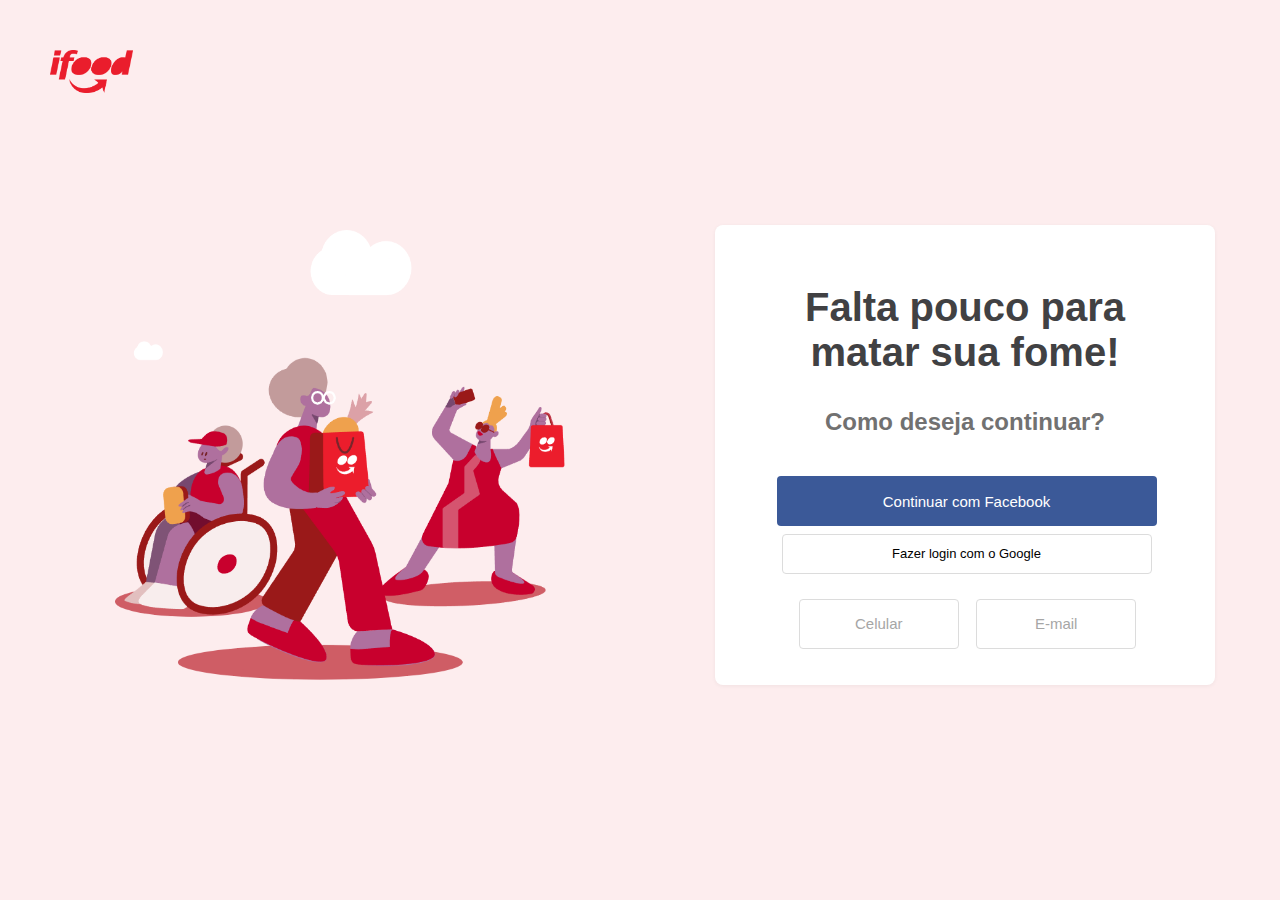
<file: Ifood Entrar/index.html>
<!DOCTYPE html>
    <html lang="pt-BR">
        <head>
            <link rel="stylesheet" href="style.css">
            <meta charset="UTF-8">
            <meta name="viewport" content="width=device-width, initial-scale=1.0">
            <title>Delivery de Comida e Mercado - Ifood</title>
            <link rel="icon" href="icon_ifood.png" type="image/x-icon">
        </head>
        <body>
            <img src="ifood-logo.png" class="iconeifood">
            <img src="imagem.png" class="background-img">
            <div class="box-login">
                <h1>Falta pouco para <br>matar sua fome!</h1><br>
                <h2>Como deseja continuar?</h2>
                <button class="facebook">Continuar com Facebook</button>
                <button class="google">Fazer login com o Google</button>
                <button class="celular">Celular</button>
                <button class="email">E-mail</button>
            </div>
        </body>
</html>
</file>
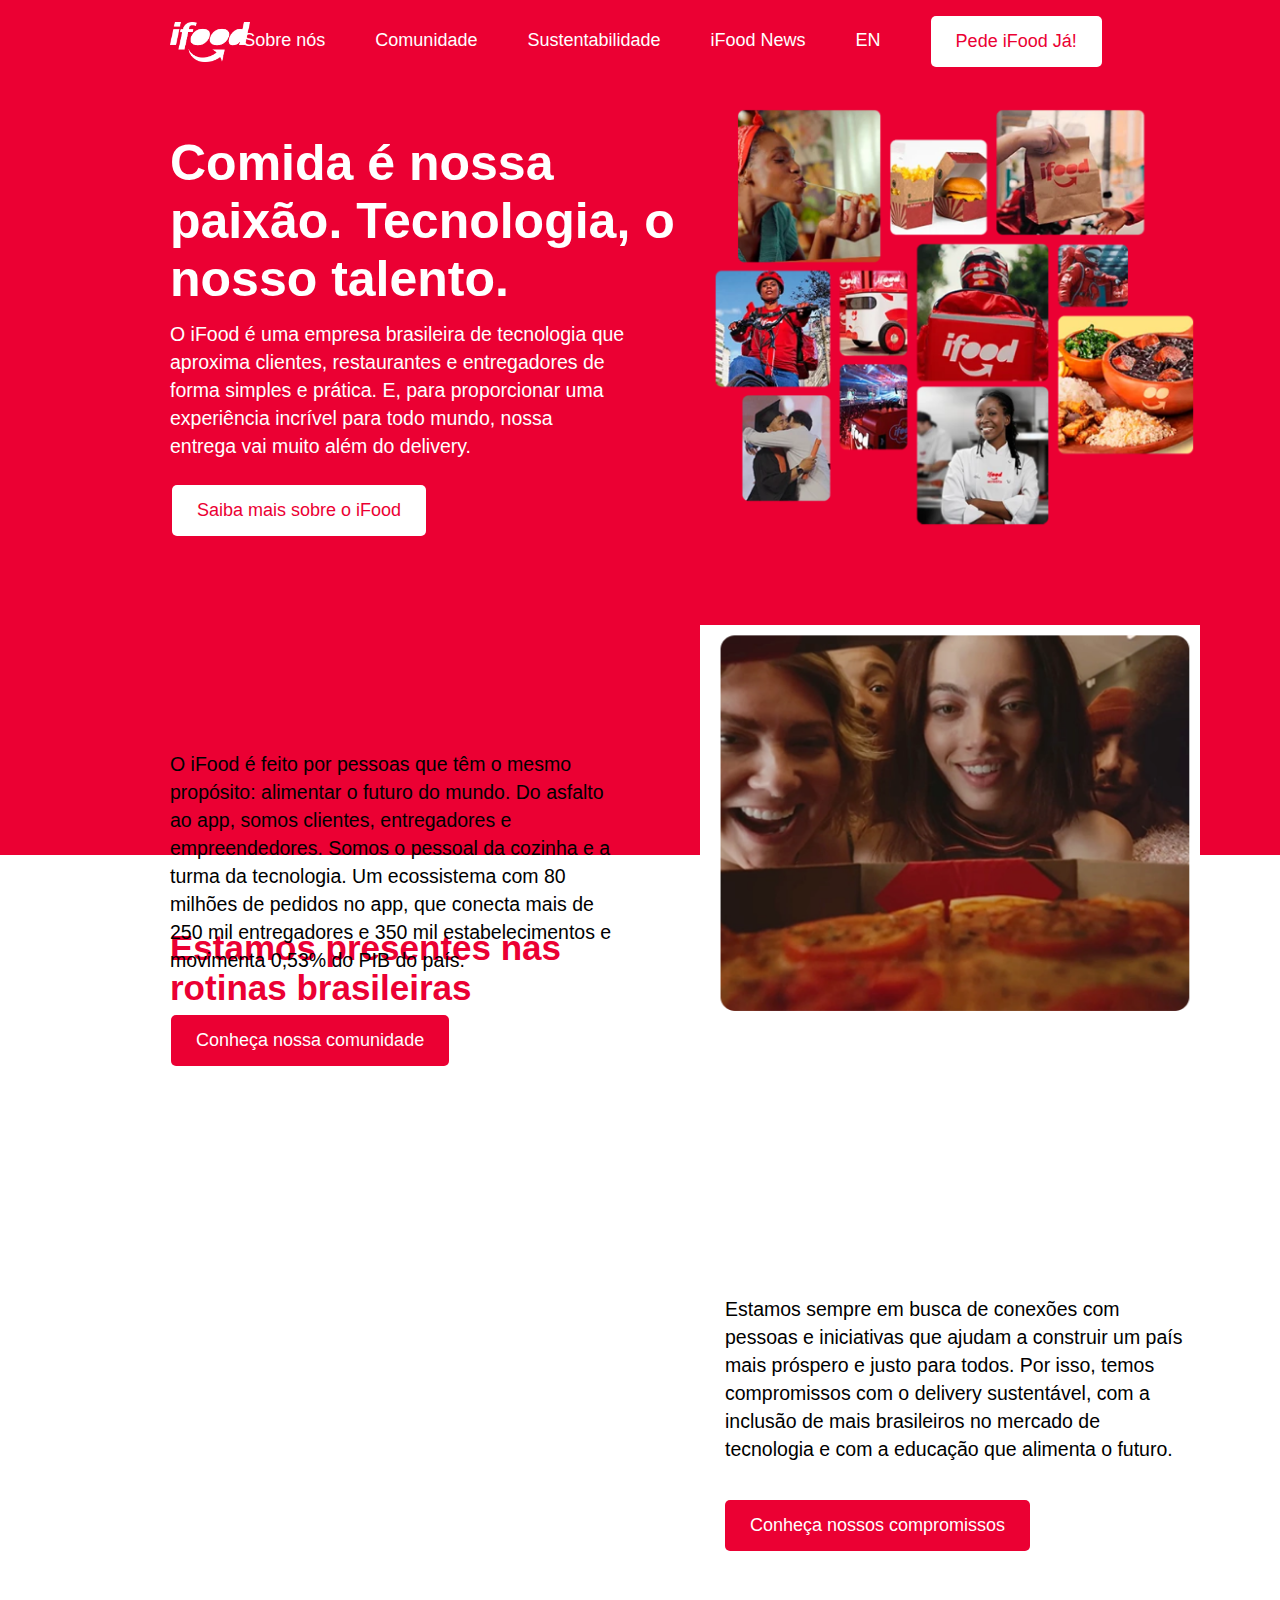
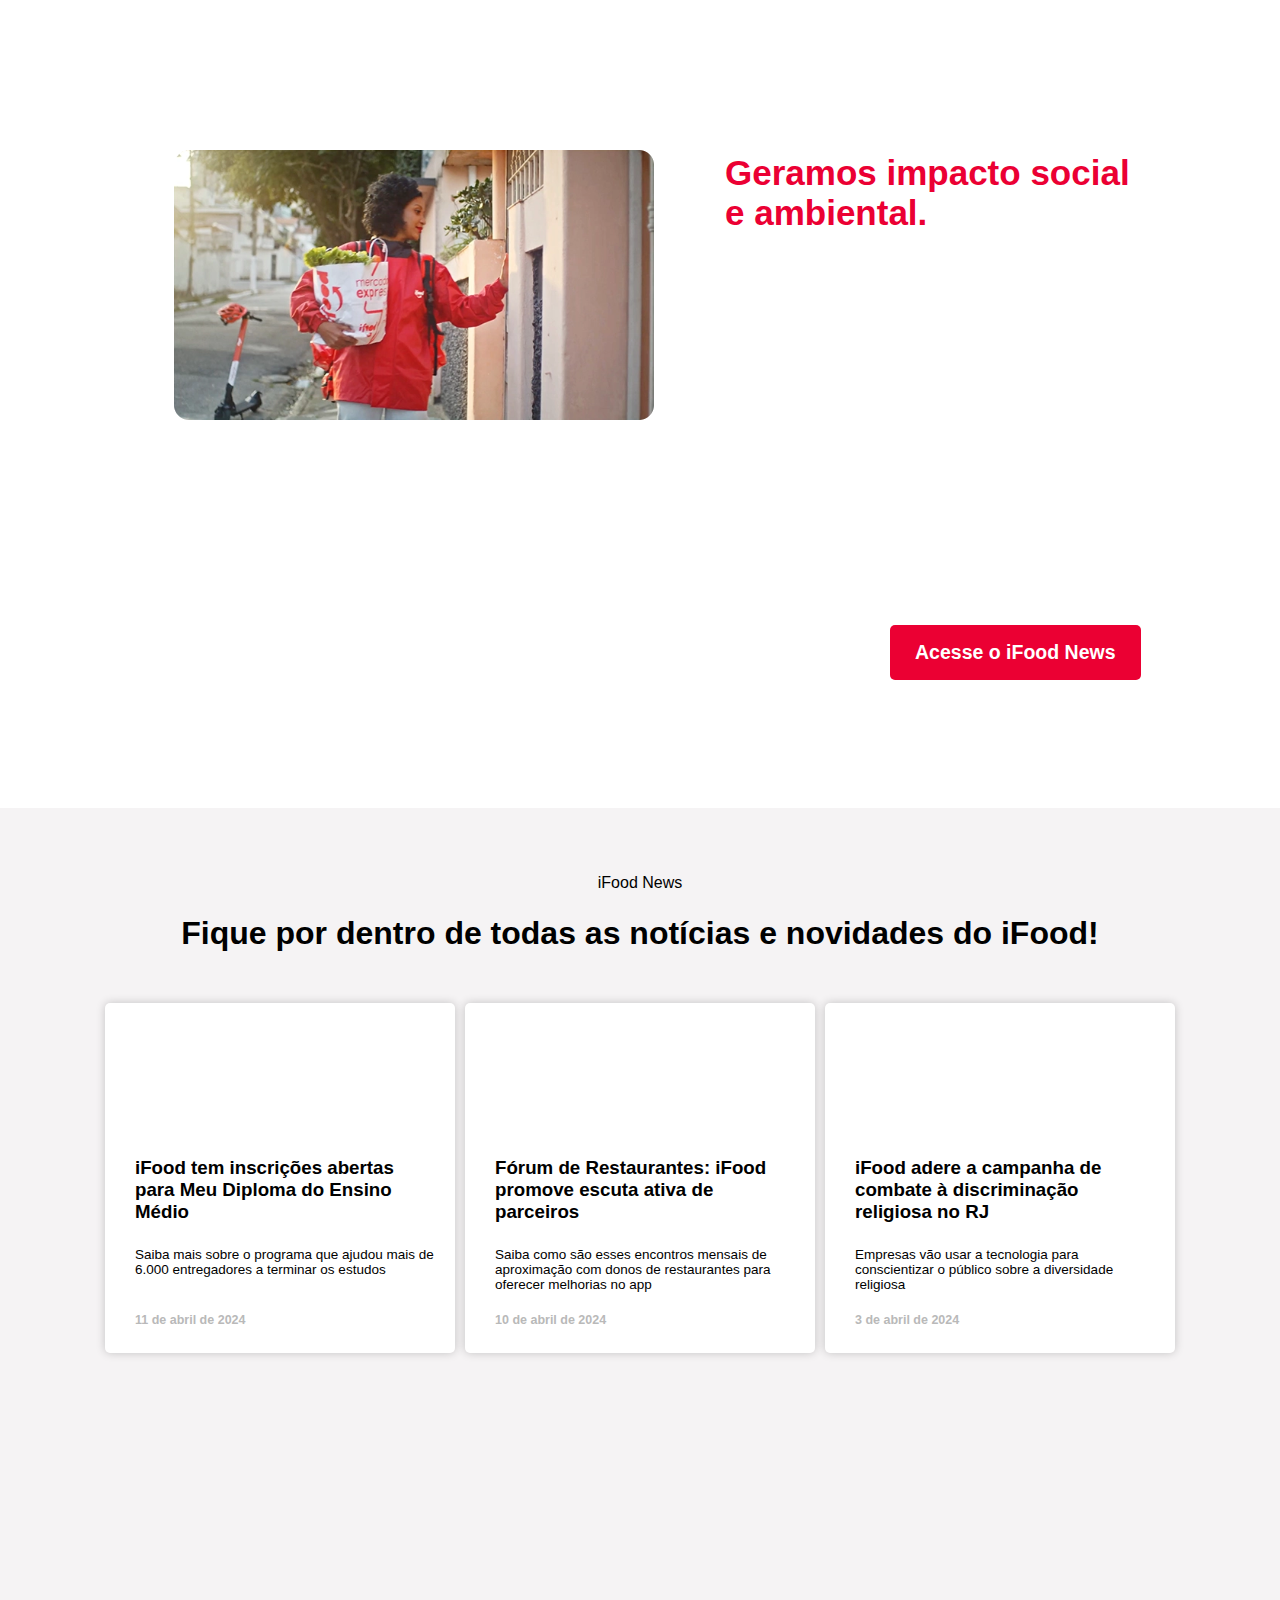
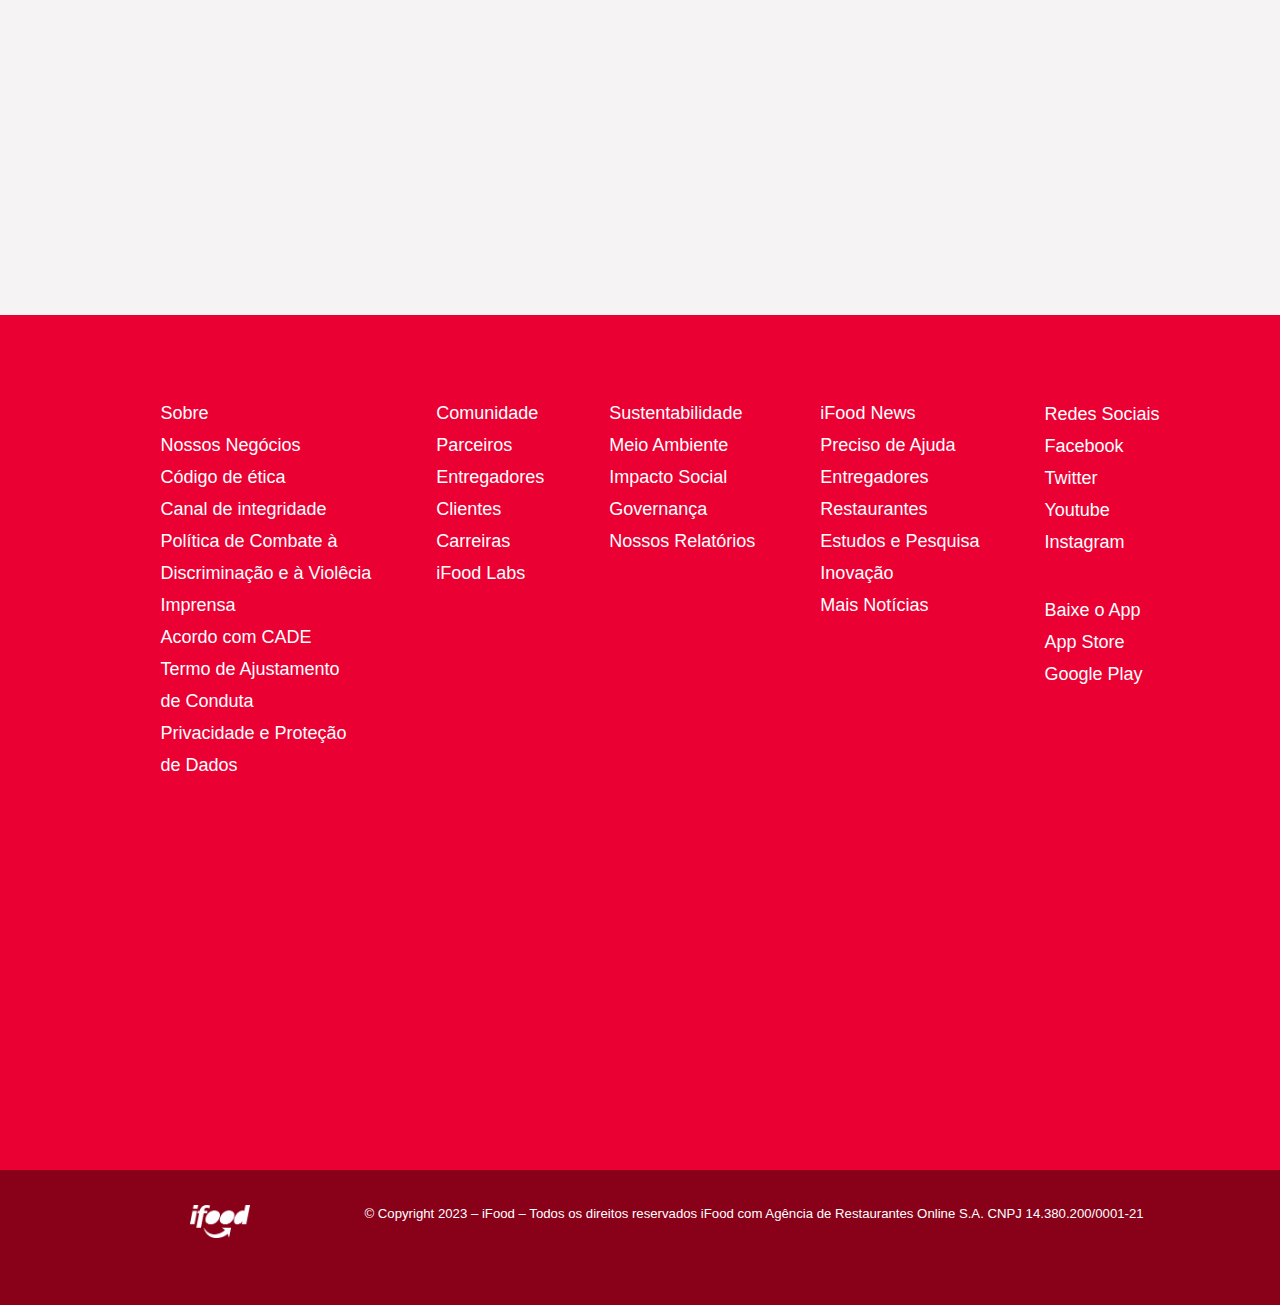
<file: Ifood Institucional/index.html>
<!DOCTYPE html>
<html lang="pt-BR">
<head>
    <link rel="stylesheet" href="style.css">
    <meta charset="UTF-8">
    <meta name="viewport" content="width=device-width, initial-scale=1.0">
    <title>iFood | Comida é nossa paixão. Tecnologia, o nosso talento</title>
    <link rel="icon" href="icon_ifood.png" type="image/x-icon">
</head>
<body>
    <div class="container">
        <div class="hero">
            <div class="header">
                <ul>
                    <img class="logo" src="ifoodlogo.png" alt="">
                    <li><a href="">Sobre nós</a></li>
                    <li><a href="">Comunidade</a></li>
                    <li><a href="">Sustentabilidade</a></li>
                    <li><a href="">iFood News</a></li>
                    <li><a href="">EN</a></li>
                    <li class="pedirja">Pede iFood Já!</li>
                </ul>
            </div>
            <div class="text">
                <div class="left">
                    <h1>Comida é nossa<br> paixão. Tecnologia, o<br> nosso talento.</h1>
                    <p>O iFood é uma empresa brasileira de tecnologia que<br>
                        aproxima clientes, restaurantes e entregadores de<br>
                        forma simples e prática. E, para proporcionar uma<br>
                        experiência incrível para todo mundo, nossa<br>
                        entrega vai muito além do delivery.</p>
                    <h2>Saiba mais sobre o iFood</h2>
                </div>
                <div class="right">
                    <img src="mosaico.png" alt="">
                </div>
            </div>
        </div>
        <div class="hero2">
            <div class="left2">
                <h1>Estamos presentes nas<br> rotinas brasileiras</h1>
                <p>O iFood é feito por pessoas que têm o mesmo<br> propósito: alimentar o futuro do mundo. Do asfalto<br>
                    ao app, somos clientes, entregadores e<br>
                    empreendedores. Somos o pessoal da cozinha e a<br>
                    turma da tecnologia. Um ecossistema com 80<br>
                    milhões de pedidos no app, que conecta mais de<br>
                    250 mil entregadores e 350 mil estabelecimentos e<br>
                    movimenta 0,53% do PIB do país.</p>
                <h2>Conheça nossa comunidade</h2>  
            </div>
            <div class="right2">
                <img src="imagem2.png" alt="">
            </div>
        </div>
        <div class="hero3">
            <div class="left3">
                <img src="imagem3.png" alt="">
            </div>
            <div class="right3">
                <h1>Geramos impacto social<br>
                    e ambiental.</h1>
                <p>Estamos sempre em busca de conexões com<br>
                    pessoas e iniciativas que ajudam a construir um país<br>
                    mais próspero e justo para todos. Por isso, temos<br>
                    compromissos com o delivery sustentável, com a<br>
                    inclusão de mais brasileiros no mercado de<br>
                    tecnologia e com a educação que alimenta o futuro.</p>
                <h2>Conheça nossos compromissos</h2>
            </div>
        </div>
        <div class="hero4">
            <div class="text_news">
                <p>iFood News</p>
                <h1>Fique por dentro de todas as notícias e novidades do iFood!</h1>
            </div>
            <div class="news">
                <div class="news1">
                    <h3>iFood tem inscrições abertas para Meu Diploma do Ensino Médio</h3>
                    <p>Saiba mais sobre o programa que ajudou mais de 6.000 entregadores a terminar os estudos</p>
                    <h5>11 de abril de 2024</h5>
                </div>
                <div class="news2">
                    <h3>Fórum de Restaurantes: iFood promove escuta ativa de parceiros</h3>
                    <p>Saiba como são esses encontros mensais de aproximação com donos
                        de restaurantes para oferecer melhorias no app</p>
                    <h5>10 de abril de 2024</h5>
                </div>
                <div class="news3">
                    <h3>iFood adere a campanha de combate à discriminação religiosa no RJ</h3>
                    <p>Empresas vão usar a tecnologia para conscientizar o público sobre a diversidade religiosa</p>
                    <h5>3 de abril de 2024</h5>
                </div>
                <div class="acesse">
                    <h2>Acesse o iFood News</h2>
                </div>
            </div>
        </div>
        <div class="hero5">
            <div class="infos">
                <div class="sobre">
                    <ul>
                        <li><a href="">Sobre</a></li>
                        <li><a href="">Nossos Negócios</a></li>
                        <li><a href="">Código de ética</a></li>
                        <li><a href="">Canal de integridade</a></li>
                        <li><a href="">Política de Combate à <br>Discriminação e à Violêcia</a></li>
                        <li><a href="">Imprensa</a></li>
                        <li><a href="">Acordo com CADE</a></li>
                        <li><a href="">Termo de Ajustamento<br> de Conduta</a></li>
                        <li><a href="">Privacidade e Proteção<br> de Dados</a></li>
                    </ul>
                </div>
                <div class="comunidade">
                    <ul>
                        <li><a href="">Comunidade</a></li>
                        <li><a href="">Parceiros</a></li>
                        <li><a href="">Entregadores</a></li>
                        <li><a href="">Clientes</a></li>
                        <li><a href="">Carreiras</a></li>
                        <li><a href="">iFood Labs</a></li>
                    </ul>
                </div>
                <div class="sustentabilidade">
                    <ul>
                        <li><a href="">Sustentabilidade</a></li>
                        <li><a href="">Meio Ambiente</a></li>
                        <li><a href="">Impacto Social</a></li>
                        <li><a href="">Governança</a></li>
                        <li><a href="">Nossos Relatórios</a></li>
                    </ul>
                </div>
                <div class="ifnews">
                    <ul>   
                        <li><a href="">iFood News</a></li>
                        <li><a href="">Preciso de Ajuda</a></li>
                        <li><a href="">Entregadores</a></li>
                        <li><a href="">Restaurantes</a></li>
                        <li><a href="">Estudos e Pesquisa</a></li>
                        <li><a href="">Inovação</a></li>
                        <li><a href="">Mais Notícias</a></li>
                    </ul>
                </div>
                <div class="apps">
                    <ul>
                        <li><a href="">Redes Sociais</a></li>
                        <li><a href="">Facebook</a></li>
                        <li><a href="">Twitter</a></li>
                        <li><a href="">Youtube</a></li>
                        <li><a href="">Instagram</a></li>
                        <br><br>
                        <li><a href="">Baixe o App</a></li>
                        <li><a href="">App Store</a></li>
                        <li><a href="">Google Play</a></li>
                    </ul>
                </div>
            </div>
        </div>
        <div class="footer">
            <img src="ifoodlogo.png" alt="">
            <span>© Copyright 2023 – iFood – Todos os direitos reservados iFood
                com Agência de Restaurantes Online S.A. CNPJ 14.380.200/0001-21</span>
        </div>
    </div>
</body>
</html>
</file>
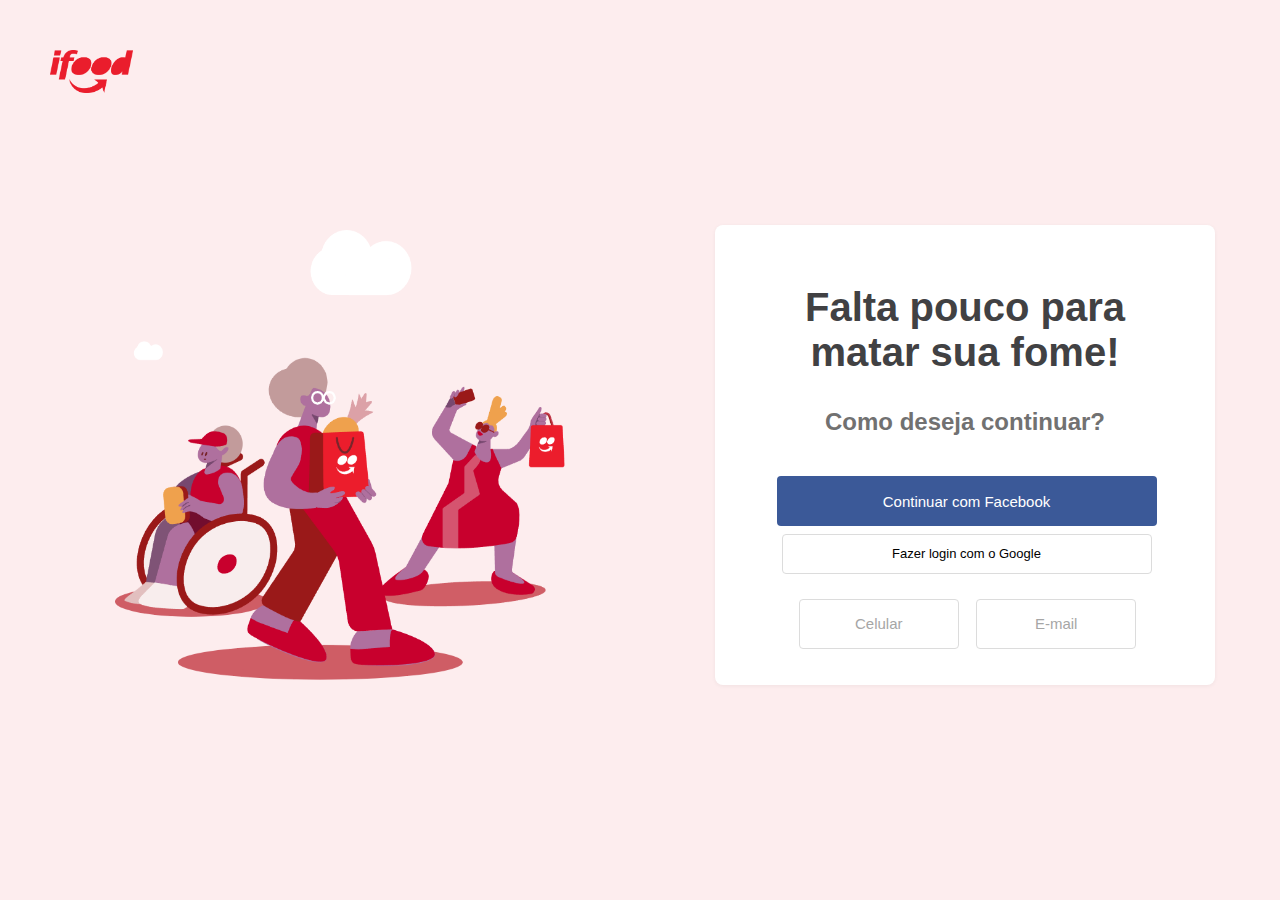
<file: entrar_page.html>
<!DOCTYPE html>
    <html lang="pt-BR">
        <head>
            <link rel="stylesheet" href="style_entrar.css">
            <meta charset="UTF-8">
            <meta name="viewport" content="width=device-width, initial-scale=1.0">
            <title>Delivery de Comida e Mercado - Ifood</title>
            <link rel="icon" href="icon_ifood.png" type="image/x-icon">
        </head>
        <body>
            <img src="ifood-logo.png" class="iconeifood">
            <img src="imagem.png" class="background-img">
            <div class="box-login">
                <h1>Falta pouco para <br>matar sua fome!</h1><br>
                <h2>Como deseja continuar?</h2>
                <button class="facebook">Continuar com Facebook</button>
                <button class="google">Fazer login com o Google</button>
                <button class="celular">Celular</button>
                <button class="email">E-mail</button>
            </div>
        </body>
</html>
</file>
<file: Ifood Entrar/style.css>
* {
  margin: 0;
  padding: 0;
  font-family: Arial, Helvetica, sans-serif;
}

body {
  background-color: #fdedee;
  height: 100vh;
  width: 100%;
  display: flex;
  flex-direction: row;
  justify-content: center;
  align-items: center;
  background-position: center;
  background-repeat: no-repeat;
  background-size: cover;
}

.iconeifood {
  position:absolute;
  height: 43px;
  width: 83px;
  top: 50px;
  left: 50px;
}

.background-img{
  width: 450px;
  height: 450px;
  margin-top: 10px;
  margin-left: 100px;
}

.box-login {
  background-color: #fff;
  height: 460px;
  width: 500px;
  border-radius: 8px;
  text-align: center;
  margin: 60px 50px 50px 150px;
  box-shadow:0 1px 4px rgba(0,0,0,.05);
}

h1{
  font-size: 40px;
  font-family: Arial, Helvetica, sans-serif;
  color:#414143;
  margin: 60px 0px 0px 0px;
  word-spacing: 0px;
}

h2{
  font-family: Arial, Helvetica, sans-serif;
  color:#717171;
  text-align: center;
  margin-top: 15px;
}

.facebook{
  background-color: #3b5998;
  border: none;
  height: 50px;
  width: 380px;
  border-radius: 4px;
  text-align: center;
  font-family: Arial, Helvetica, sans-serif;
  font-size: 15px;
  margin-left: 3px;
  color: white;
  margin-top: 40px;
}

.google{
  background-color: #fff;
  height: 40px;
  width: 370px;
  border-radius: 4px;
  border: 1px solid #dcdcdc;
  text-align: center;
  font-family: Arial, Helvetica, sans-serif;
  font-size: 13px;
  margin-left: 3px;
  margin-top: 7.5px;
}

.celular{
  background-color: #fff;
  height: 50px;
  width: 160px;
  border-radius: 4px;
  border: 1px solid #dcdcdc;
  text-align: center;
  font-family: Arial, Helvetica, sans-serif;
  font-size: 15px;
  margin-left: 5px;
  color: #a6a6a6;
  margin-top: 25px;
}

.email{
  background-color: #fff;
  height: 50px;
  width: 160px;
  border-radius: 4px;
  border: 1px solid #dcdcdc;
  text-align: center;
  font-family: Arial, Helvetica, sans-serif;
  font-size: 15px;
  margin-left: 13px;
  color: #a6a6a6;
  margin-top: 25px;
}
</file>
<file: Ifood Institucional/style.css>
* {
    box-sizing:border-box;
}
body {
    height: 100vh;
    margin: 0 auto;
    font-family: Helvetica, sans-serif;
    font-size: 16px;
}
.container {
    width: 100%;
    height: 100%;
}
.hero {
    height: 95%;
    background: #eb0033;
}
.header {
    display: flex;
    justify-content: center;
    margin: 0 45px;
}
.logo {
    position: absolute;
    width: 80px;
    height: 40px;
    left: 170px;
}
.header ul {
    display: flex;
    align-items: center;
}
.header ul li {
    list-style: none;
    margin: 0 25px;
    font-size: 18px;
    border-bottom: 2px solid transparent;
    transition:  border-color 0.3s ease;
    position: relative;
    overflow: hidden;
}
.header ul li::after {
    content: ''; /* Cria o pseudoelemento */
    position: absolute; /* Posiciona o pseudoelemento */
    bottom: 0; /* Alinha o pseudoelemento na parte inferior */
    left: 100%; /* Inicia o pseudoelemento fora do item da lista */
    width: 100%; /* Largura inicial do pseudoelemento */
    height: 2px; /* Altura da borda */
    background-color: #fff; /* Cor da borda */
    transition: left 0.3s ease; /* Efeito de transição suave */
}
.header ul li:hover::after {
    left: 0;
}
.header ul li a {
    text-decoration: none;
    color: #fff;
}
.header ul li:last-child {
    background: #fff;
    padding: 15px 25px; 
    margin: 0 0 0 25px;
    border-radius: 5px;
    border: none;
    font-weight: 500;
    color: #eb0033;
}
.header ul li:last-child:hover {
    background: #fdd7d9;
}
.text {
    display: flex;
    height: 100%;
    padding-bottom: 20px;
}
.left h1{
    position: absolute;
    width: 600px;
    top: 100px;
    left: 170px;
    color: #fff;
    font-size: 50px;
}
.left p{
    position: absolute;
    top: 300px;
    left: 170px;
    color: #fff;
    font-size: 19.5px;
    line-height: 1.75rem;
}
.left h2{
    position: absolute;
    background: #fff;
    padding: 15px 25px; 
    margin: 0 0 0 25px;
    border-radius: 5px;
    border: none;
    font-weight: 500;
    color: #eb0033;
    font-size: 18px;
    left: 147px;
    top: 485px;
}
.left h2:hover{
    background: #fdd7d9;
}
.right{
    display: flex;
}
.right img{
    position: relative;
    width: 500px;
    height: 450px;
    left: 700px;
}
.hero2 {
    height: 95%;
    background: #fff;
}
.left2 h1{
    position: relative;
    color: #eb0033;
    left: 170px;
    font-size: 35px;
    width: 600px;
    top: 50px;
}
.left2 p{
    position: absolute;
    left: 170px;
    top: 730px;
    font-size: 19.5px;
    line-height: 1.75rem;
}
.left2 h2{
    position: absolute;
    background: #eb0033;
    padding: 15px 25px; 
    margin: 0 0 0 25px;
    border-radius: 5px;
    border: none;
    font-weight: 500;
    color: #fff;
    font-size: 18px;
    left: 146px;
    top: 1015px;
}
.left2 h2:hover{
    background: #db5d6a;
}
.right2 img{
    position: absolute;
    width: 500px;
    height: 400px;
    left: 700px;
    top: 625px;
}
.hero3 {
    height: 75%;
    background: #fff;
}
.left3 img{
    position: relative;
    left: 163px;
}
.right3 h1{
    position: relative;
    color: #eb0033;
    left: 725px;
    font-size: 35px;
    width: 600px; 
    top: -315px; 
}
.right3 p{
    position: absolute;
    left: 725px;
    top: 1275px;
    font-size: 19.5px;
    line-height: 1.75rem;
}
.right3 h2{
    position: absolute;
    background: #eb0033;
    padding: 15px 25px; 
    margin: 0 0 0 25px;
    border-radius: 5px;
    border: none;
    font-weight: 500;
    color: #fff;
    font-size: 18px;
    left: 700px;
    top: 1500px;
}
.hero4 {
    height: 123%;
    background: #f5f3f4;
}
.text_news{
    width: 100%;
    display: flex;
    flex-direction: column;
    justify-content: center;
    align-items: center;
}
.text_news p{
    position: relative;
    top: 50px;
}
.text_news h1{
    position: relative;
    top: 35px;
}
.news{
    display: flex;
    flex-direction: row;
    justify-content: center;
    align-items: center;
    gap: 10px;
}
.news1{
    position: relative;
    top: 65px;
    width: 350px; 
    height: 350px; 
    background-color: #fff;
    border-radius: 5px;
    box-shadow: 0 0 10px #00000033;
}
.news1 h3{
    position: relative;
    width: 300px;
    top: 135px;
    left: 30px;
}
.news1 p{
    position: relative;
    width: 300px;
    left: 30px;
    top: 140px;
    font-size: 13.5px;
}
.news1 h5{
    position: relative;
    width: 300px;
    left: 30px;
    top: 155px;
    font-size: 12.5px;
    color: #b9b9b9;
}
.news2{
    position: relative;
    top: 65px;
    width: 350px; 
    height: 350px; 
    background-color: #fff;
    border-radius: 5px;
    box-shadow: 0 0 10px #00000033;
}
.news2 h3{
    position: relative;
    width: 300px;
    top: 135px;
    left: 30px;
}
.news2 p{
    position: relative;
    width: 300px;
    left: 30px;
    top: 140px;
    font-size: 13.5px;
}
.news2 h5{
    position: relative;
    width: 300px;
    left: 30px;
    top: 140px;
    font-size: 12.5px;
    color: #b9b9b9;
}
.news3{
    position: relative;
    top: 65px;
    width: 350px; 
    height: 350px; 
    background-color: #fff;
    border-radius: 5px;
    box-shadow: 0 0 10px #00000033;
}
.news3 h3{
    position: relative;
    width: 300px;
    top: 135px;
    left: 30px;
}
.news3 p{
    position: relative;
    width: 300px;
    left: 30px;
    top: 140px;
    font-size: 13.5px;
}
.news3 h5{
    position: relative;
    width: 300px;
    left: 30px;
    top: 140px;
    font-size: 12.5px;
    color: #b9b9b9;
}
.acesse{
    position: absolute;
    background: #eb0033;
    padding: 0px 25px; 
    margin: 0 0 0 25px;
    border-radius: 5px;
    border: none;
    font-weight: 300;
    color: #fff;
    font-size: 13px;
    right: 139.5px;
    top: 2225px;
}
.hero5{
    height: 95%;
    background: #eb0033;
}
.infos{
    display: flex;
    flex-direction: row;
    justify-content: center;
    align-items: center;
    gap: 25px;
}
.infos ul{
    margin-top: auto;
}
.infos ul li {
    list-style: none;
}
.infos ul li a {
    text-decoration: none;
    font-size: 18px;
}
.sobre a{
    color: #fff;
    line-height: 2.0rem;
    position: relative;
    top: 82px;
}
.comunidade a{
    color: #fff;
    line-height: 2.0rem;
    position: relative;
    top: -14px;
}
.sustentabilidade a{
    color: #fff;
    line-height: 2.0rem;
    position: relative;
    top: -30px;
}
.ifnews a{
    color: #fff;
    line-height: 2.0rem;
    position: relative;
    top: 2px;
}
.apps a{
    color: #fff;
    line-height: 2.0rem;
    position: relative;
    top: 37px;
}
.footer{
    height: 15%;
    background: #890019;
}
.footer img{
    position: relative;
    width: 60px;
    left: 190px;
    top: 35px;
}
.footer span{
    position: relative;
    font-size: 0.825rem;
    color: #fff;
    left: 300px;
    top: 15px;
}
</file>
<file: style_entrar.css>
* {
  margin: 0;
  padding: 0;
  font-family: Arial, Helvetica, sans-serif;
}

body {
  background-color: #fdedee;
  height: 100vh;
  width: 100%;
  display: flex;
  flex-direction: row;
  justify-content: center;
  align-items: center;
  background-position: center;
  background-repeat: no-repeat;
  background-size: cover;
}

.iconeifood {
  position:absolute;
  height: 43px;
  width: 83px;
  top: 50px;
  left: 50px;
}

.background-img{
  width: 450px;
  height: 450px;
  margin-top: 10px;
  margin-left: 100px;
}

.box-login {
  background-color: #fff;
  height: 460px;
  width: 500px;
  border-radius: 8px;
  text-align: center;
  margin: 60px 50px 50px 150px;
  box-shadow:0 1px 4px rgba(0,0,0,.05);
}

h1{
  font-size: 40px;
  font-family: Arial, Helvetica, sans-serif;
  color:#414143;
  margin: 60px 0px 0px 0px;
  word-spacing: 0px;
}

h2{
  font-family: Arial, Helvetica, sans-serif;
  color:#717171;
  text-align: center;
  margin-top: 15px;
}

.facebook{
  background-color: #3b5998;
  border: none;
  height: 50px;
  width: 380px;
  border-radius: 4px;
  text-align: center;
  font-family: Arial, Helvetica, sans-serif;
  font-size: 15px;
  margin-left: 3px;
  color: white;
  margin-top: 40px;
}

.google{
  background-color: #fff;
  height: 40px;
  width: 370px;
  border-radius: 4px;
  border: 1px solid #dcdcdc;
  text-align: center;
  font-family: Arial, Helvetica, sans-serif;
  font-size: 13px;
  margin-left: 3px;
  margin-top: 7.5px;
}

.celular{
  background-color: #fff;
  height: 50px;
  width: 160px;
  border-radius: 4px;
  border: 1px solid #dcdcdc;
  text-align: center;
  font-family: Arial, Helvetica, sans-serif;
  font-size: 15px;
  margin-left: 5px;
  color: #a6a6a6;
  margin-top: 25px;
}

.email{
  background-color: #fff;
  height: 50px;
  width: 160px;
  border-radius: 4px;
  border: 1px solid #dcdcdc;
  text-align: center;
  font-family: Arial, Helvetica, sans-serif;
  font-size: 15px;
  margin-left: 13px;
  color: #a6a6a6;
  margin-top: 25px;
}
</file>
